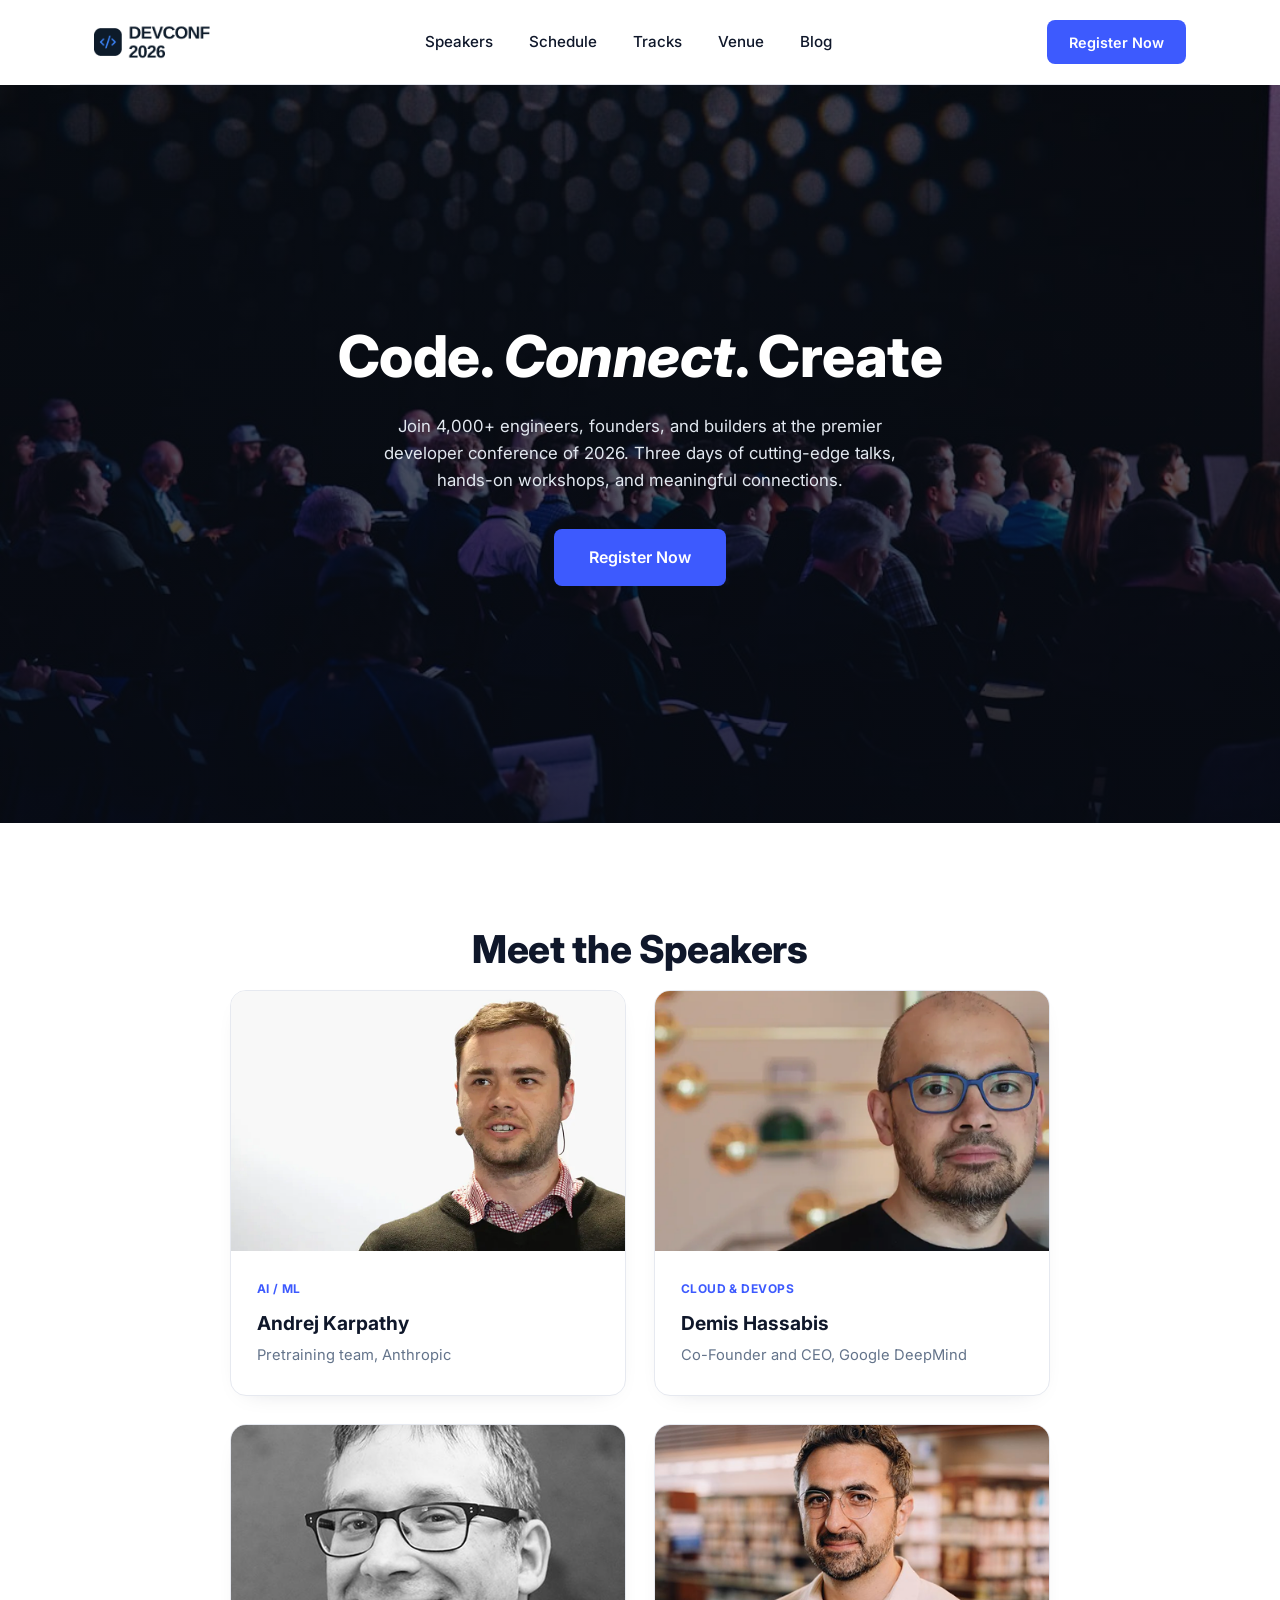
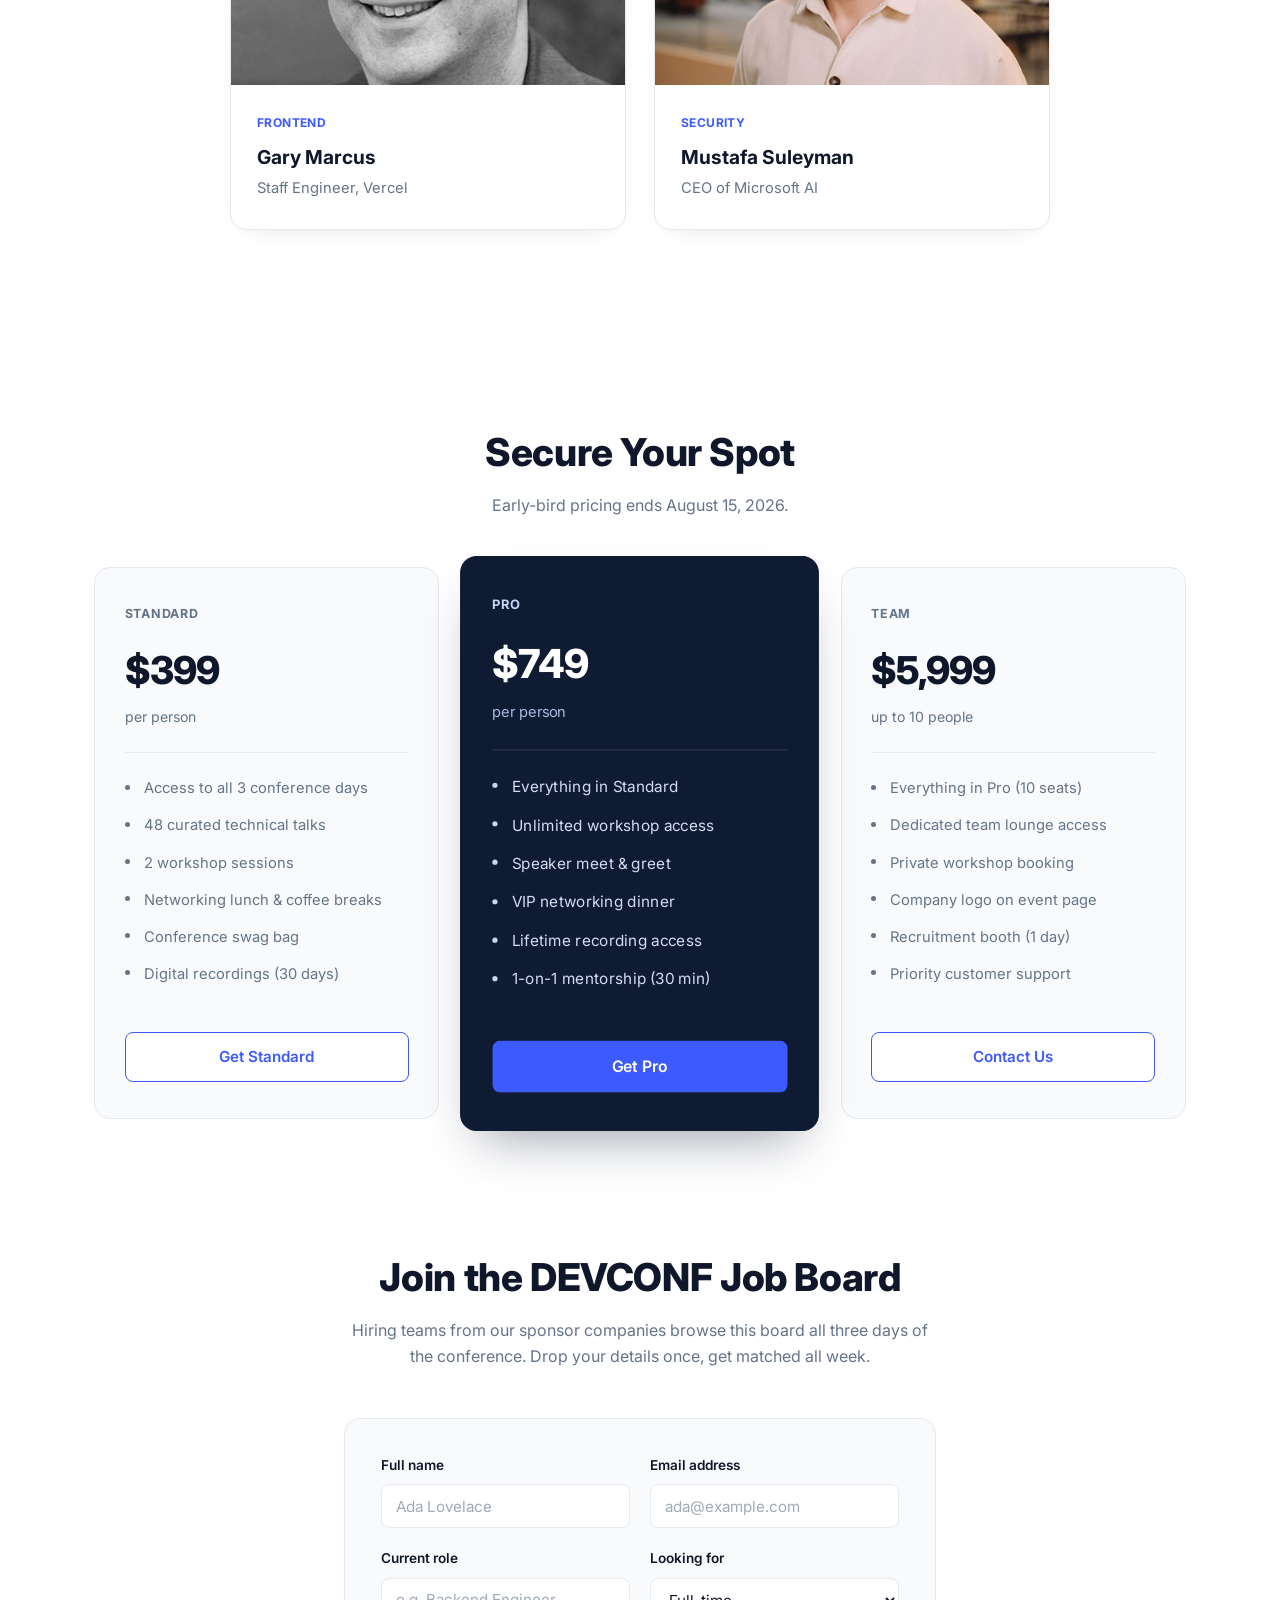
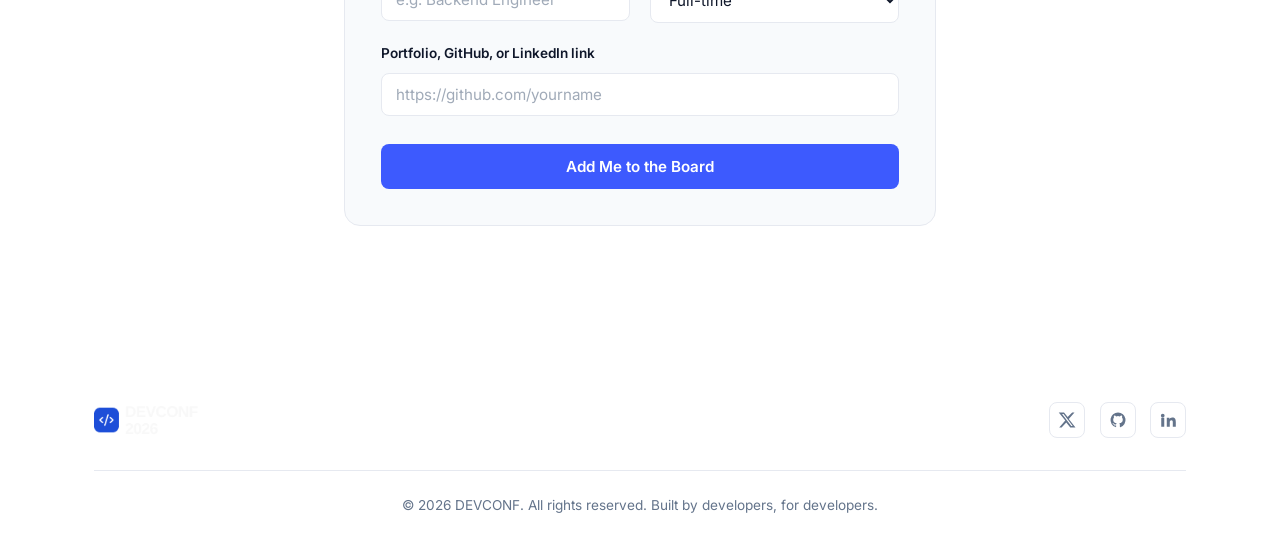
<file: index.html>
<!DOCTYPE html>
<html lang="en">
<head>
    <meta charset="UTF-8">
    <meta name="viewport" content="width=device-width, initial-scale=1.0">
    <title>DEVCONF 2026</title>
    <link rel="preconnect" href="https://fonts.googleapis.com">
  <link rel="preconnect" href="https://fonts.gstatic.com" crossorigin>
  <link href="https://fonts.googleapis.com/css2?family=Inter:wght@400;500;600;700;800&display=swap" rel="stylesheet">
    <link rel="stylesheet" href="./style.css">
</head>
<body>
    <header class="navbar">
    <a href="#top" class="logo">
      <img src="./assets/logo.png" alt="DEVCONF 2026 logo" class="logo-img">
    </a>
    <nav class="nav-links">
      <a href="#speakers">Speakers</a>
      <a href="#schedule">Schedule</a>
      <a href="#tracks">Tracks</a>
      <a href="#venue">Venue</a>
      <a href="#blog">Blog</a>
    </nav>
  <a href="./register.html" class="btn btn-primary nav-cta">Register Now</a>
  </header>
  <section class="hero" id="top">
    <div class="hero-overlay"></div>
    <div class="hero-content">
      <h1 class="hero-heading">Code. <em>Connect</em>. Create</h1>
      <p class="hero-subtext">
        Join 4,000+ engineers, founders, and builders at the premier
        developer conference of 2026. Three days of cutting-edge talks,
        hands-on workshops, and meaningful connections.
      </p>
      <a href="./register.html" class="btn btn-primary hero-cta">Register Now</a>
  </section>
 <section class="speakers" id="speakers">
    <h2 class="section-heading">Meet the Speakers</h2>

    <div class="speaker-grid">

      <article class="speaker-card">
        <img src="./assets/andrej.png" alt="Photo of Andrej Karpathy" class="speaker-photo">
        <div class="speaker-body">
          <span class="tag">AI / ML</span>
          <h3 class="speaker-name">Andrej Karpathy</h3>
          <p class="speaker-title">Pretraining team, Anthropic</p>
        </div>
      </article>

      <article class="speaker-card">
        <img src="./assets/demis.png" alt="Photo of Demis Hassabis" class="speaker-photo">
        <div class="speaker-body">
          <span class="tag">CLOUD & DEVOPS</span>
          <h3 class="speaker-name">Demis Hassabis</h3>
          <p class="speaker-title">Co-Founder and CEO, Google DeepMind</p>
        </div>
      </article>

      
      <article class="speaker-card">
        <img src="./assets/gary.png" alt="Photo of Gary Marcus" class="speaker-photo">
        <div class="speaker-body">
          <span class="tag">FRONTEND</span>
          <h3 class="speaker-name">Gary Marcus</h3>
          <p class="speaker-title">Staff Engineer, Vercel</p>
        </div>
      </article>

      <article class="speaker-card">
        <img src="./assets/mustafa.png" alt="Photo of Mustafa Suleyman" class="speaker-photo">
        <div class="speaker-body">
          <span class="tag">SECURITY</span>
          <h3 class="speaker-name">Mustafa Suleyman</h3>
          <p class="speaker-title">CEO of Microsoft AI</p>
        </div>
      </article>

      </div>
  </section>
  
 <section class="pricing" id="pricing">
    <h2 class="section-heading">Secure Your Spot</h2>
    <p class="section-subtext">Early-bird pricing ends August 15, 2026.</p>

    <div class="pricing-grid">

      <div class="price-card">
        <p class="price-label">STANDARD</p>
        <p class="price-amount">$399</p>
        <p class="price-period">per person</p>
        <hr class="price-divider">
        <ul class="price-features">
          <li>Access to all 3 conference days</li>
          <li>48 curated technical talks</li>
          <li>2 workshop sessions</li>
          <li>Networking lunch & coffee breaks</li>
          <li>Conference swag bag</li>
          <li>Digital recordings (30 days)</li>
        </ul>
        <a href="#" class="btn btn-outline">Get Standard</a>
      </div>

      <div class="price-card price-card-featured">
        <p class="price-label">PRO</p>
        <p class="price-amount">$749</p>
        <p class="price-period">per person</p>
        <hr class="price-divider">
        <ul class="price-features">
          <li>Everything in Standard</li>
          <li>Unlimited workshop access</li>
          <li>Speaker meet & greet</li>
          <li>VIP networking dinner</li>
          <li>Lifetime recording access</li>
          <li>1-on-1 mentorship (30 min)</li>
        </ul>
        <a href="#" class="btn btn-primary">Get Pro</a>
      </div>

      <div class="price-card">
        <p class="price-label">TEAM</p>
        <p class="price-amount">$5,999</p>
        <p class="price-period">up to 10 people</p>
        <hr class="price-divider">
        <ul class="price-features">
          <li>Everything in Pro (10 seats)</li>
          <li>Dedicated team lounge access</li>
          <li>Private workshop booking</li>
          <li>Company logo on event page</li>
          <li>Recruitment booth (1 day)</li>
          <li>Priority customer support</li>
        </ul>
        <a href="#" class="btn btn-outline">Contact Us</a>
      </div>

    </div>
  </section>
  <section class="job-board" id="job-board">
    <h2 class="section-heading">Join the DEVCONF Job Board</h2>
    <p class="section-subtext">
      Hiring teams from our sponsor companies browse this board all
      three days of the conference. Drop your details once, get matched
      all week.
    </p>
<form class="job-form" action="./thank-you.html" method="get">
        <div class="form-row">
        <div class="form-group">
          <label for="full-name">Full name</label>
          <input type="text" id="full-name" name="full-name" placeholder="Ada Lovelace" required>
        </div>
        <div class="form-group">
          <label for="email">Email address</label>
          <input type="email" id="email" name="email" placeholder="ada@example.com" required>
        </div>
      </div>
 
      <div class="form-row">
        <div class="form-group">
          <label for="role">Current role</label>
          <input type="text" id="role" name="role" placeholder="e.g. Backend Engineer">
        </div>
        <div class="form-group">
          <label for="looking-for">Looking for</label>
          <select id="looking-for" name="looking-for">
            <option value="full-time">Full-time</option>
            <option value="contract">Contract</option>
            <option value="internship">Internship</option>
            <option value="open-to-chat">Just open to chat</option>
          </select>
        </div>
      </div>
 
      <div class="form-group">
        <label for="profile-link">Portfolio, GitHub, or LinkedIn link</label>
        <input type="url" id="profile-link" name="profile-link" placeholder="https://github.com/yourname">
      </div>
 
      <button type="submit" class="btn btn-primary form-submit">Add Me to the Board</button>
  </section>

    </div>
  </section>
  <footer class="footer">
    <div class="footer-top">
      <img src="./assets/footer-logo.png" alt="DEVCONF 2026 logo" class="footer-logo">

      <div class="footer-socials">
        <a href="#" aria-label="DEVCONF on X" class="social-link">
          <svg viewBox="0 0 24 24" width="18" height="18" fill="currentColor"><path d="M18.9 2H22l-7.6 8.7L23.3 22h-6.9l-5.4-6.6L4.8 22H1.6l8.1-9.3L1 2h7l4.9 6.1L18.9 2Zm-1.2 18h1.9L7.4 3.9H5.4L17.7 20Z"/></svg>
        </a>
        <a href="#" aria-label="DEVCONF on GitHub" class="social-link">
          <svg viewBox="0 0 24 24" width="18" height="18" fill="currentColor"><path d="M12 2a10 10 0 0 0-3.16 19.49c.5.09.68-.22.68-.48v-1.7c-2.78.6-3.37-1.34-3.37-1.34-.46-1.15-1.11-1.46-1.11-1.46-.9-.62.07-.6.07-.6 1 .07 1.53 1.03 1.53 1.03.9 1.52 2.34 1.08 2.91.83.09-.65.35-1.08.63-1.33-2.22-.25-4.56-1.11-4.56-4.95 0-1.1.39-1.99 1.03-2.69-.1-.25-.45-1.27.1-2.65 0 0 .84-.27 2.75 1.02a9.4 9.4 0 0 1 5 0c1.9-1.29 2.74-1.02 2.74-1.02.56 1.38.21 2.4.1 2.65.65.7 1.03 1.59 1.03 2.69 0 3.85-2.35 4.7-4.58 4.94.36.31.68.92.68 1.85v2.75c0 .26.18.58.69.48A10 10 0 0 0 12 2Z"/></svg>
        </a>
        <a href="#" aria-label="DEVCONF on LinkedIn" class="social-link">
          <svg viewBox="0 0 24 24" width="18" height="18" fill="currentColor"><path d="M4.98 3.5a2.5 2.5 0 1 1 0 5 2.5 2.5 0 0 1 0-5ZM3 9h4v12H3V9Zm7 0h3.8v1.71h.05c.53-1 1.83-2.06 3.77-2.06 4.03 0 4.78 2.65 4.78 6.1V21h-4v-5.6c0-1.34-.02-3.06-1.87-3.06-1.87 0-2.16 1.46-2.16 2.97V21h-4V9Z"/></svg>
        </a>
      </div>
    </div>

    <hr class="footer-divider">

    <p class="footer-copy">© 2026 DEVCONF. All rights reserved. Built by developers, for developers.</p>
  </footer>

</body>
</html>
</body>
</html>
</file>
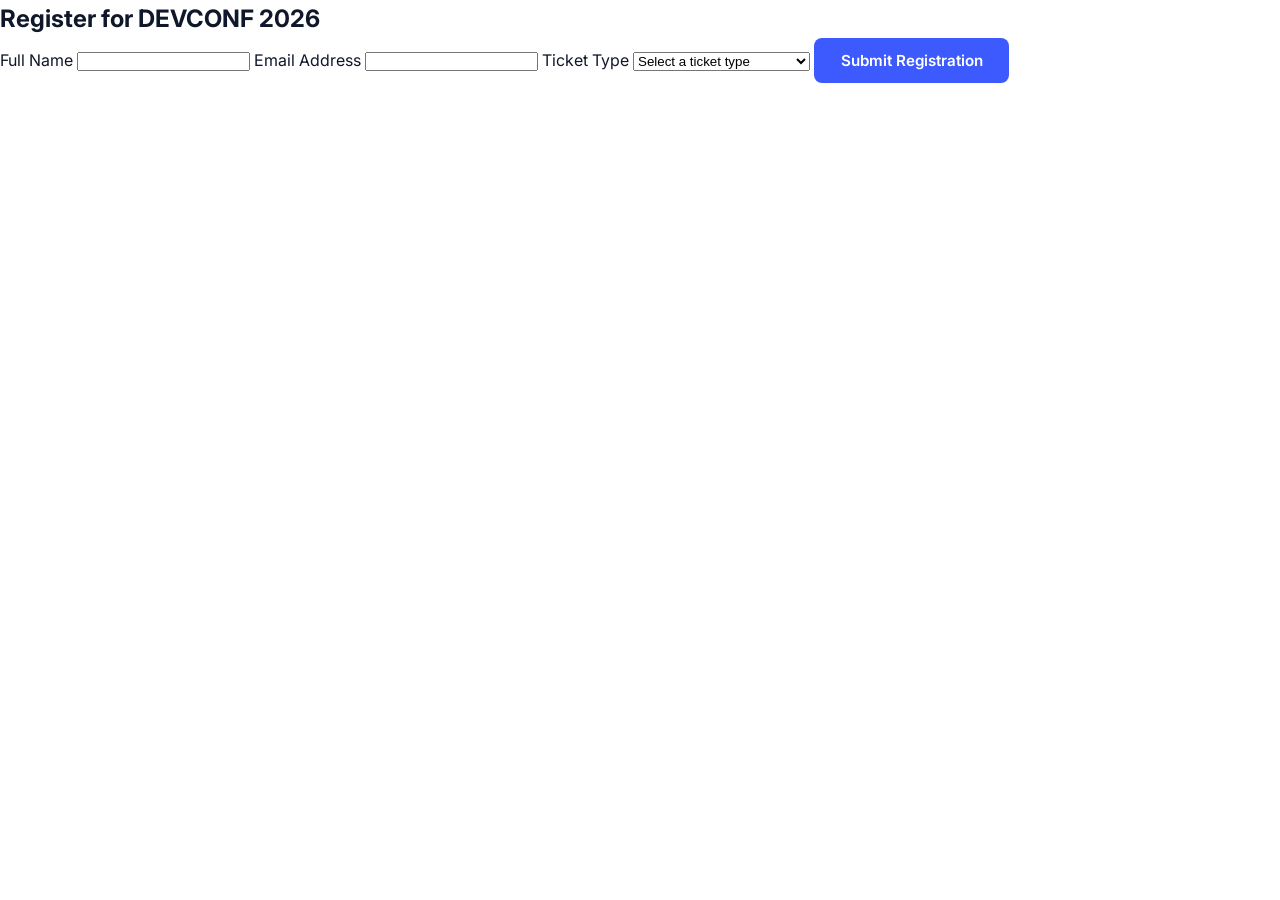
<file: register.html>
<!DOCTYPE html>
<html lang="en">
<head>
    <meta charset="UTF-8">
    <meta name="viewport" content="width=device-width, initial-scale=1.0">
    <title>Registration</title>
    <link rel="preconnect" href="https://fonts.googleapis.com">
  <link rel="preconnect" href="https://fonts.gstatic.com" crossorigin>
  <link href="https://fonts.googleapis.com/css2?family=Inter:wght@400;500;600;700;800&display=swap" rel="stylesheet">
  <link rel="stylesheet" href="./style.css">
</head>
<body>
   <section class="register-section">
    <h1 class="register-heading">Register for DEVCONF 2026</h1>
    <form class="register-form" action="thanks.html" method="POST">
      <label for="name">Full Name</label>
      <input type="text" id="name" name="name" required>

      <label for="email">Email Address</label>
      <input type="email" id="email" name="email" required>

      <label for="ticket-type">Ticket Type</label>
      <select id="ticket-type" name="ticket-type" required>
        <option value="">Select a ticket type</option>
        <option value="general">General Admission - $299</option>
        <option value="vip">VIP Admission - $499</option>
        <option value="student">Student Admission - $199</option>
      </select>

      <button type="submit" class="btn btn-primary">Submit Registration</button>
    </form>
    </section>
</body>
</html>
</file>
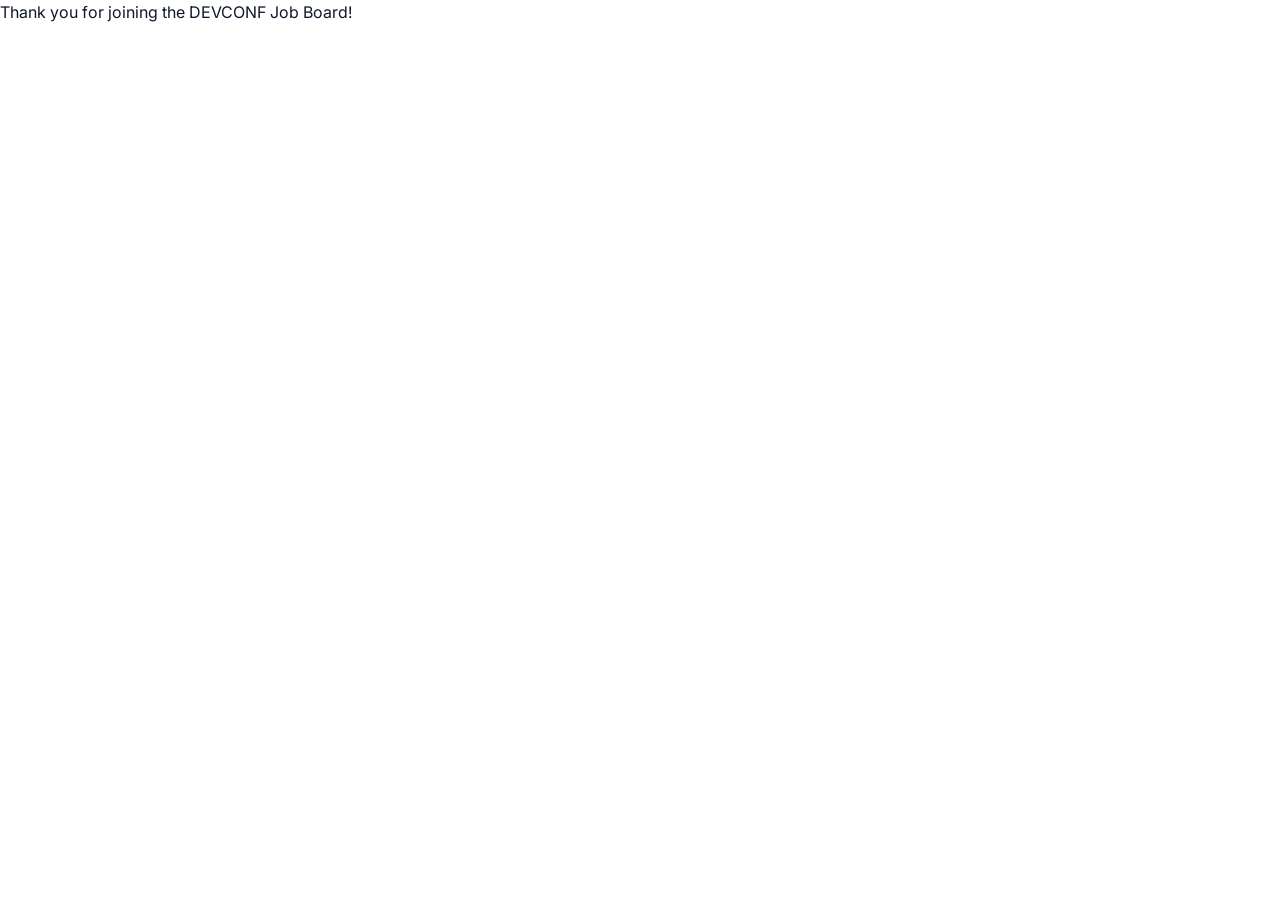
<file: thanks.html>
<!DOCTYPE html>
<html lang="en">
<head>
    <meta charset="UTF-8">
    <meta name="viewport" content="width=device-width, initial-scale=1.0">
    <title>Job Board</title>
     <link rel="preconnect" href="https://fonts.googleapis.com">
  <link rel="preconnect" href="https://fonts.gstatic.com" crossorigin>
  <link href="https://fonts.googleapis.com/css2?family=Inter:wght@400;500;600;700;800&display=swap" rel="stylesheet">
  <link rel="stylesheet" href="./style.css">
</head>
<body>
     <section class="thanks-section">
    <p class="thanks-heading">Thank you for joining the DEVCONF Job Board!</p>
  </section>
</body>
</html>
</file>
<file: style.css>
:root {
  --bg: #FFFFFF;
  --bg-soft: #F8FAFC;
  --border: #E6E9F0;
  --text: #0F172A;
  --text-muted: #64748B;
  --accent: #3D5AFE;
  --accent-dark: #2fbdd6;
  --navy: #0F1B33;
  --navy-soft: #C9D3F5;

  --font-body: 'Inter', sans-serif;
  --max-width: 1140px;
}
* {
  box-sizing: border-box;
  margin: 0;
  padding: 0;
}

html {
  scroll-behavior: smooth;
}

body {
  background: var(--bg);
  color: var(--text);
  font-family: var(--font-body);
  line-height: 1.6;
  -webkit-font-smoothing: antialiased;
}

a {
  color: inherit;
  text-decoration: none;
}
ul {
  list-style: none;
}

img {
  display: block;
  max-width: 100%;
}

:focus-visible {
  outline: 2px solid var(--accent);
  outline-offset: 3px;
}

.section-heading {
  font-weight: 800;
  font-size: clamp(1.75rem, 3vw, 2.4rem);
  text-align: center;
  margin-bottom: 0.6rem;
  letter-spacing: -0.01em;
}

.section-subtext {
  text-align: center;
  color: var(--text-muted);
  margin-bottom: 3rem;
}
.btn {
  display: inline-block;
  font-family: var(--font-body);
  font-weight: 600;
  font-size: 0.95rem;
  padding: 0.75rem 1.6rem;
  border-radius: 8px;
  border: 1.5px solid transparent;
  cursor: pointer;
  transition: transform 0.15s ease, background 0.15s ease, border-color 0.15s ease;
}

.btn:hover {
  transform: translateY(-2px);
}

.btn-primary {
  background: var(--accent);
  color: #FFFFFF;
}

.btn-primary:hover {
  background: var(--accent-dark);
}

.btn-outline {
  background: #FFFFFF;
  color: var(--accent);
  border-color: var(--accent);
}

.btn-outline:hover {
  background: var(--accent);
  color: #FFFFFF;
}
.navbar {
  display: flex;
  align-items: center;
  justify-content: space-between;
  max-width: var(--max-width);
  margin: 0 auto;
  padding: 1.25rem 1.5rem;
  border-bottom: 1px solid var(--border);
}

.logo-img {
  height: 38px;
  width: auto;
}

.nav-links {
  display: flex;
  gap: 2.25rem;
  font-size: 0.95rem;
  font-weight: 500;
}

.nav-links a {
  color: var(--text);
  transition: color 0.15s ease;
}

.nav-links a:hover {
  color: var(--accent);
}

.nav-cta {
  padding: 0.6rem 1.3rem;
  font-size: 0.9rem;
}
.hero {
  position: relative;
  min-height: 82vh;
  display: flex;
  align-items: center;
  justify-content: center;
  background: url('./assets/banner.jpg') center / cover no-repeat;
  overflow: hidden;
}

.hero-overlay {
  position: absolute;
  inset: 0;
  background: linear-gradient(180deg, rgba(6, 10, 20, 0.55) 0%, rgba(6, 10, 20, 0.78) 100%);
}

.hero-content {
  position: relative;
  z-index: 1;
  text-align: center;
  max-width: 700px;
  padding: 0 1.5rem;
  color: #FFFFFF;
}

.hero-heading {
  font-weight: 800;
  font-size: clamp(2.25rem, 5.5vw, 3.6rem);
  line-height: 1.15;
  margin-bottom: 1.5rem;
  letter-spacing: -0.01em;
}

.hero-heading em {
  font-style: italic;
  font-weight: 800;
}

.hero-subtext {
  color: #E2E8F0;
  font-size: 1.05rem;
  max-width: 560px;
  margin: 0 auto 2.25rem;
}

.hero-cta {
  font-size: 1rem;
  padding: 0.9rem 2.1rem;
}
.speakers {
  max-width: var(--max-width);
  margin: 0 auto;
  padding: 6rem 1.5rem;
}

.speaker-grid {
  display: grid;
  grid-template-columns: repeat(2, 1fr);
  gap: 1.75rem;
  max-width: 820px;
  margin: 0 auto;
}

.speaker-card {
  background: #FFFFFF;
  border: 1px solid var(--border);
  border-radius: 16px;
  overflow: hidden;
  box-shadow: 0 8px 24px -18px rgba(15, 23, 42, 0.25);
  transition: transform 0.2s ease, box-shadow 0.2s ease;
}

.speaker-card:hover {
  transform: translateY(-4px);
  box-shadow: 0 16px 32px -18px rgba(15, 23, 42, 0.3);
}

.speaker-photo {
  width: 100%;
  height: 260px;
  object-fit: cover;
}

.speaker-body {
  padding: 1.5rem 1.6rem 1.75rem;
}

.tag {
  display: inline-block;
  font-size: 0.75rem;
  font-weight: 700;
  letter-spacing: 0.04em;
  color: var(--accent);
  margin-bottom: 0.6rem;
}

.speaker-name {
  font-size: 1.2rem;
  font-weight: 700;
  margin-bottom: 0.3rem;
}

.speaker-title {
  color: var(--text-muted);
  font-size: 0.92rem;
}
.pricing {
  max-width: var(--max-width);
  margin: 0 auto;
  padding: 6rem 1.5rem 8rem;
}

.pricing-grid {
  display: grid;
  grid-template-columns: repeat(3, 1fr);
  gap: 1.75rem;
  align-items: stretch;
}

.price-card {
  background: var(--bg-soft);
  border: 1px solid var(--border);
  border-radius: 16px;
  padding: 2.25rem 1.85rem;
  display: flex;
  flex-direction: column;
}

.price-card-featured {
  background: var(--navy);
  border-color: var(--navy);
  color: #FFFFFF;
  transform: scale(1.04);
  box-shadow: 0 24px 48px -20px rgba(15, 27, 51, 0.45);
}

.price-label {
  font-size: 0.78rem;
  font-weight: 700;
  letter-spacing: 0.06em;
  color: var(--text-muted);
  margin-bottom: 1rem;
}

.price-card-featured .price-label {
  color: var(--navy-soft);
}

.price-amount {
  font-size: 2.4rem;
  font-weight: 800;
  letter-spacing: -0.02em;
  margin-bottom: 0.3rem;
}

.price-period {
  font-size: 0.88rem;
  color: var(--text-muted);
}

.price-card-featured .price-period {
  color: #AEB9E0;
}

.price-divider {
  border: none;
  border-top: 1px solid var(--border);
  margin: 1.5rem 0;
}

.price-card-featured .price-divider {
  border-top-color: rgba(255, 255, 255, 0.15);
}

.price-features {
  flex: 1;
  margin-bottom: 2rem;
}

.price-features li {
  position: relative;
  padding-left: 1.2rem;
  margin-bottom: 0.85rem;
  font-size: 0.92rem;
  color: var(--text-muted);
}

.price-card-featured .price-features li {
  color: #D6DCF3;
}

.price-features li::before {
  content: '';
  position: absolute;
  left: 0;
  top: 0.5em;
  width: 5px;
  height: 5px;
  border-radius: 50%;
  background: var(--text-muted);
}

.price-card-featured .price-features li::before {
  background: var(--navy-soft);
}

.price-card .btn {
  text-align: center;
}

.price-card-featured .btn-primary {
  background: var(--accent);
}
.job-board {
  max-width: 640px;
  margin: 0 auto;
  padding: 0 1.5rem 8rem;
}

.job-form {
  background: var(--bg-soft);
  border: 1px solid var(--border);
  border-radius: 16px;
  padding: 2.25rem;
}

.form-row {
  display: grid;
  grid-template-columns: 1fr 1fr;
  gap: 1.25rem;
}

.form-group {
  margin-bottom: 1.25rem;
}

.form-group label {
  display: block;
  font-size: 0.85rem;
  font-weight: 600;
  margin-bottom: 0.5rem;
  color: var(--text);
}

.form-group input,
.form-group select {
  width: 100%;
  font-family: var(--font-body);
  font-size: 0.95rem;
  color: var(--text);
  background: #FFFFFF;
  border: 1.5px solid var(--border);
  border-radius: 8px;
  padding: 0.7rem 0.9rem;
  transition: border-color 0.15s ease;
}

.form-group input::placeholder {
  color: #A0AAB8;
}

.form-group input:focus,
.form-group select:focus {
  border-color: var(--accent);
  outline: none;
}

.form-submit {
  width: 100%;
  text-align: center;
  margin-top: 0.5rem;
}

.form-note {
  text-align: center;
  font-size: 0.8rem;
  color: var(--text-muted);
  margin-top: 1rem;
}
.footer {
  max-width: var(--max-width);
  margin: 0 auto;
  padding: 3rem 1.5rem 2.5rem;
}

.footer-top {
  display: flex;
  align-items: center;
  justify-content: space-between;
  margin-bottom: 2rem;
}

.footer-logo {
  height: 34px;
  width: auto;
}

.footer-socials {
  display: flex;
  gap: 0.9rem;
}

.social-link {
  width: 36px;
  height: 36px;
  display: flex;
  align-items: center;
  justify-content: center;
  border: 1px solid var(--border);
  border-radius: 8px;
  color: var(--text-muted);
  transition: color 0.15s ease, border-color 0.15s ease;
}

.social-link:hover {
  color: var(--accent);
  border-color: var(--accent);
}

.footer-divider {
  border: none;
  border-top: 1px solid var(--border);
  margin-bottom: 1.5rem;
}

.footer-copy {
  text-align: center;
  color: var(--text-muted);
  font-size: 0.85rem;
}
@media (max-width: 860px) {
  .pricing-grid {
    grid-template-columns: 1fr;
  }

  .price-card-featured {
    transform: none;
    order: -1;
  }
}

@media (max-width: 700px) {
  .nav-links {
    display: none;
  }

  .speaker-grid {
    grid-template-columns: 1fr;
    max-width: 420px;
  }

  .form-row {
    grid-template-columns: 1fr;
  }

  .job-form {
    padding: 1.5rem;
  }

  .footer-top {
    flex-direction: column;
    gap: 1.25rem;
  }
}

@media (prefers-reduced-motion: reduce) {
  * {
    transition: none !important;
  }
}
</file>
